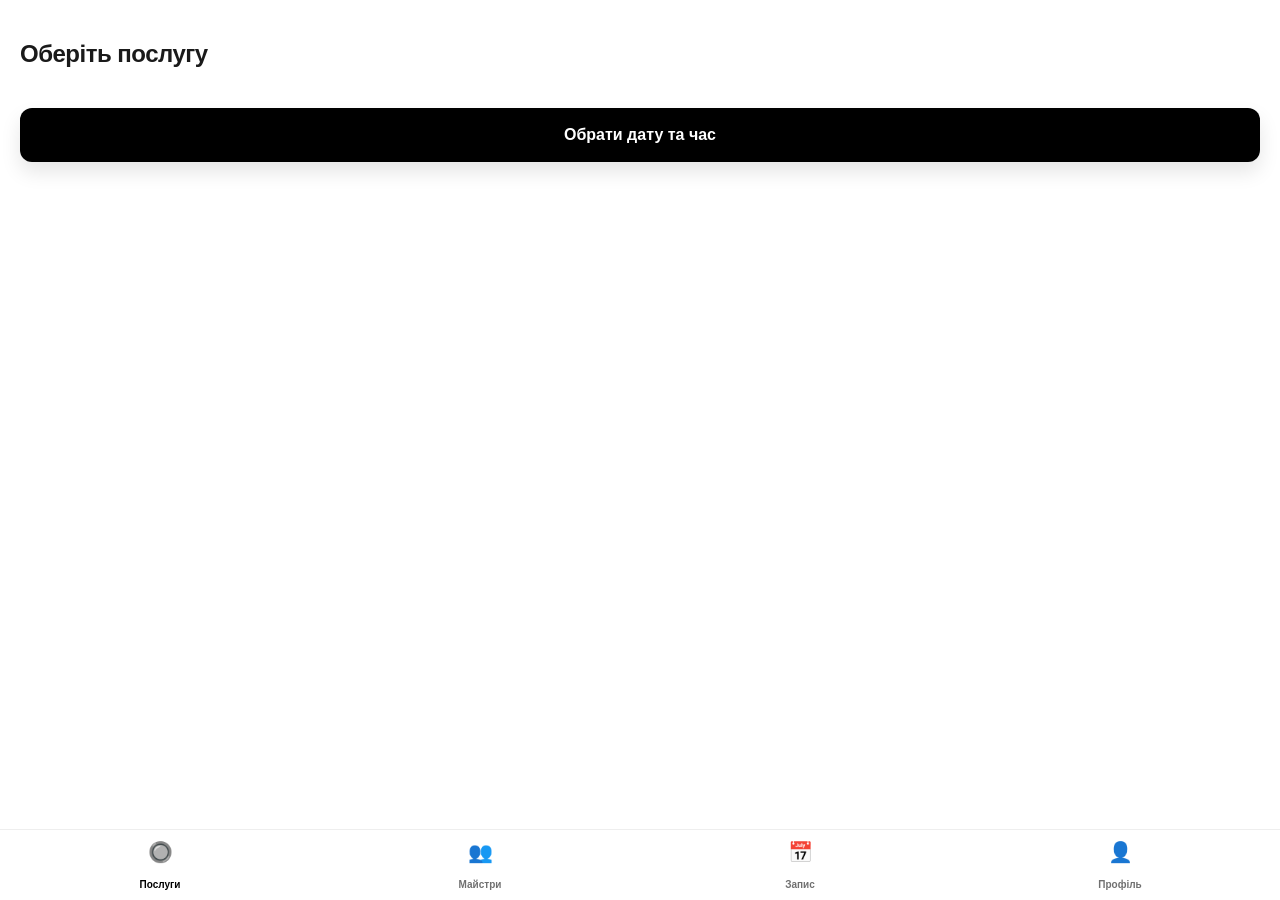
<file: index.html>
<!DOCTYPE html>
<html>
<head>
    <meta charset="UTF-8">
    <meta name="viewport" content="width=device-width, initial-scale=1.0, maximum-scale=1.0, user-scalable=no">
    <link rel="stylesheet" href="style.css">
    <script src="https://telegram.org/js/telegram-web-app.js"></script>
    <script src="script.js" defer></script>
</head>
<body>
    <h2>Оберіть послугу</h2>

    <div id="services">
        <!-- Services will be loaded here dynamically -->
    </div>
    
    <button class="next-btn" onclick="saveServiceAndNext()">Обрати дату та час</button>

    <div class="nav-bar">
        <div class="nav-item active" onclick="location.href='index.html'"><i>🔘</i><br>Послуги</div>
        <div class="nav-item" onclick="location.href='masters.html'"><i>👥</i><br>Майстри</div>
        <div class="nav-item" onclick="location.href='calendar.html'"><i>📅</i><br>Запис</div>
        <div class="nav-item" onclick="location.href='profile.html'"><i>👤</i><br>Профіль</div>
    </div>
</body>
</html>
</file>
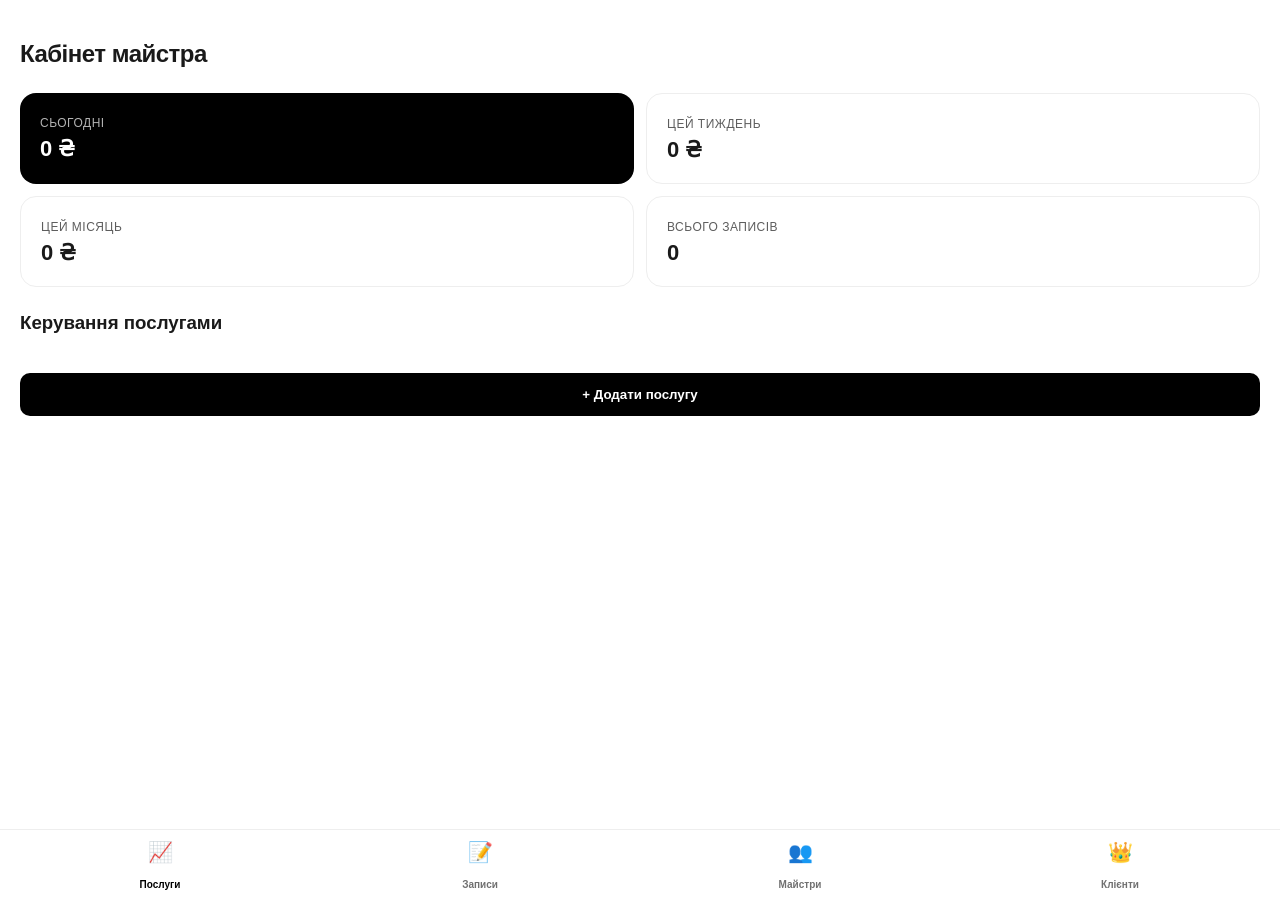
<file: admin.html>
<!DOCTYPE html>
<html>
<head>
    <meta charset="UTF-8">
    <meta name="viewport" content="width=device-width, initial-scale=1.0">
    <link rel="stylesheet" href="style.css">
    <script src="https://telegram.org/js/telegram-web-app.js"></script>
    <script src="script.js" defer></script>
</head>
<body>
    <!-- Секція 1: Аналітика та послуги -->
    <div id="admin-overview">
        <h2>Кабінет майстра</h2>
        <div class="stats-grid">
            <div class="stat-card dark">
                <span class="stat-label">Сьогодні</span>
                <div class="stat-value" id="stats-today">0 ₴</div>
            </div>
            <div class="stat-card">
                <span class="stat-label">Цей тиждень</span>
                <div class="stat-value" id="stats-week">0 ₴</div>
            </div>
            <div class="stat-card">
                <span class="stat-label">Цей місяць</span>
                <div class="stat-value" id="stats-month">0 ₴</div>
            </div>
            <div class="stat-card">
                <span class="stat-label">Всього записів</span>
                <div class="stat-value" id="stats-total">0</div>
            </div>
        </div>

        <h3>Керування послугами</h3>
        <div id="admin-services">
            <!-- Services will be loaded here dynamically -->
        </div>
        <button class="action-btn" onclick="addNewService()" style="background: #000; color: #fff; margin-top: 20px;">+ Додати послугу</button>
    </div>

    <!-- Секція 2: Список записів -->
    <div id="admin-bookings" style="display: none;">
        <h2>Список записів</h2>
        <div id="bookings-container" style="display: flex; flex-direction: column; gap: 10px;">
            <!-- Bookings will be loaded here dynamically -->
        </div>
    </div>
    
    <!-- Секція 3: Майстри -->
    <div id="admin-masters-tab" style="display: none;">
        <h2>Керування майстрами</h2>
        <div id="admin-masters">
            <!-- Masters will be loaded here dynamically -->
        </div>
        <button class="action-btn" onclick="addNewMaster()" style="background: #000; color: #fff; margin-top: 20px;">+ Додати майстра</button>
    </div>

    <!-- Секція 4: Клієнти -->
    <div id="admin-clients-tab" style="display: none;">
        <h2>База клієнтів</h2>
        <div id="admin-clients" style="display: flex; flex-direction: column; gap: 10px;">
            <!-- Clients will be loaded here dynamically -->
        </div>
    </div>

    <div class="nav-bar" style="grid-template-columns: repeat(4, 1fr);">
        <div class="nav-item active" onclick="switchAdminTab('overview')"><i>📈</i><br>Послуги</div>
        <div class="nav-item" onclick="switchAdminTab('bookings')"><i>📝</i><br>Записи</div>
        <div class="nav-item" onclick="switchAdminTab('masters')"><i>👥</i><br>Майстри</div>
        <div class="nav-item" onclick="switchAdminTab('clients')"><i>👑</i><br>Клієнти</div>
    </div>

    <!-- Модальне вікно (Послуги) -->
    <div id="service-modal" class="modal-overlay" style="display: none;">
        <div class="modal-content">
            <h3 id="modal-title">Послуга</h3>
            <input type="hidden" id="edit-service-id">
            <input type="hidden" id="edit-old-name">
            <div class="input-group">
                <label>Назва послуги</label>
                <input type="text" id="modal-name" placeholder="Наприклад: Чоловіча стрижка">
            </div>
            <div class="input-group">
                <label>Ціна (грн)</label>
                <input type="number" id="modal-price" placeholder="500">
            </div>
            <div class="input-group">
                <label>Тривалість (хв)</label>
                <input type="number" id="modal-duration" value="60">
            </div>
            <div style="display: flex; gap: 10px; margin-top: 20px;">
                <button class="action-btn" onclick="saveModalService()" style="background: #000; color: #fff;">Зберегти</button>
                <button class="action-btn" onclick="closeModal()" style="background: #f5f5f5; color: #333;">Скасувати</button>
            </div>
        </div>
    </div>

    <!-- Модальне вікно (Майстри) -->
    <div id="master-modal" class="modal-overlay" style="display: none;">
        <div class="modal-content">
            <h3 id="master-modal-title">Додати майстра</h3>
            <input type="hidden" id="edit-master-id">
            <div class="input-group">
                <label>Ім'я майстра</label>
                <input type="text" id="master-name" placeholder="Анна">
            </div>
            <div class="input-group">
                <label>Спеціалізація</label>
                <input type="text" id="master-specialty" placeholder="Топ-майстер">
            </div>
            <div class="input-group">
                <label>Ник або Telegram ID (@username або 123...)</label>
                <input type="text" id="master-tg-id" placeholder="@username">
            </div>
            <div class="input-group">
                <label>Зарплата (% від послуги)</label>
                <input type="number" id="master-commission" value="50">
            </div>
            <div style="display: flex; gap: 10px; margin-top: 20px;">
                <button class="action-btn" onclick="saveModalMaster()" style="background: #000; color: #fff;">Зберегти</button>
                <button class="action-btn" onclick="closeMasterModal()" style="background: #f5f5f5; color: #333;">Скасувати</button>
            </div>
        </div>
    </div>

    <!-- Toast notification -->
    <div id="toast" style="display: none; position: fixed; bottom: 80px; left: 50%; transform: translateX(-50%); background: rgba(0,0,0,0.8); color: white; padding: 10px 20px; border-radius: 30px; z-index: 2000; font-size: 14px;"></div>

    <!-- Модальне вікно (Клієнти) -->
    <div id="client-modal" class="modal-overlay" style="display: none;">
        <div class="modal-content">
            <h3>Редагувати клієнта</h3>
            <input type="hidden" id="edit-client-id">
            <div class="input-group">
                <label>Ім'я клієнта</label>
                <input type="text" id="client-name-modal" class="input-field">
            </div>
            <div class="input-group">
                <label>Телефон</label>
                <input type="text" id="client-phone-modal" class="input-field">
            </div>
            <div style="display: flex; gap: 10px; margin-top: 20px;">
                <button onclick="saveModalClient()" class="action-btn" style="background: #000; color: #fff; margin-top: 0;">Зберегти</button>
                <button class="action-btn" onclick="closeClientModal()" style="background: #f5f5f5; color: #333; margin-top: 0;">Закрити</button>
            </div>
        </div>
    </div>
    <div id="reschedule-modal" class="modal-overlay" style="display: none;">
        <div class="modal-content">
            <h3>Перенести запис</h3>
            <div class="input-group">
                <label>Нова дата</label>
                <input type="date" id="reschedule-date" class="input-field">
            </div>
            <div class="input-group">
                <label>Новий час</label>
                <input type="time" id="reschedule-time" class="input-field">
            </div>
            <div style="display: flex; gap: 10px; margin-top: 20px;">
                <button id="btn-save-reschedule" class="action-btn" style="background: #000; color: #fff; margin-top: 0;">Зберегти</button>
                <button class="action-btn" onclick="closeRescheduleModal()" style="background: #f5f5f5; color: #333; margin-top: 0;">Закрити</button>
            </div>
        </div>
    </div>

    <style>
        .modal-overlay {
            position: fixed; top: 0; left: 0; width: 100%; height: 100%;
            background: rgba(0,0,0,0.5); z-index: 1000;
            display: flex; align-items: center; justify-content: center;
        }
        .modal-content {
            background: white; width: 90%; max-width: 400px;
            padding: 25px; border-radius: 20px;
            box-shadow: 0 10px 25px rgba(0,0,0,0.1);
        }
        .input-group { margin-bottom: 15px; text-align: left; }
        .input-group label { display: block; font-size: 12px; color: #777; margin-bottom: 5px; font-weight: 700; }
        .input-group input {
            width: 100%; padding: 12px; border: 1px solid #eee;
            border-radius: 10px; font-family: inherit; font-size: 14px;
        }
    </style>
</body>
</html>
</file>
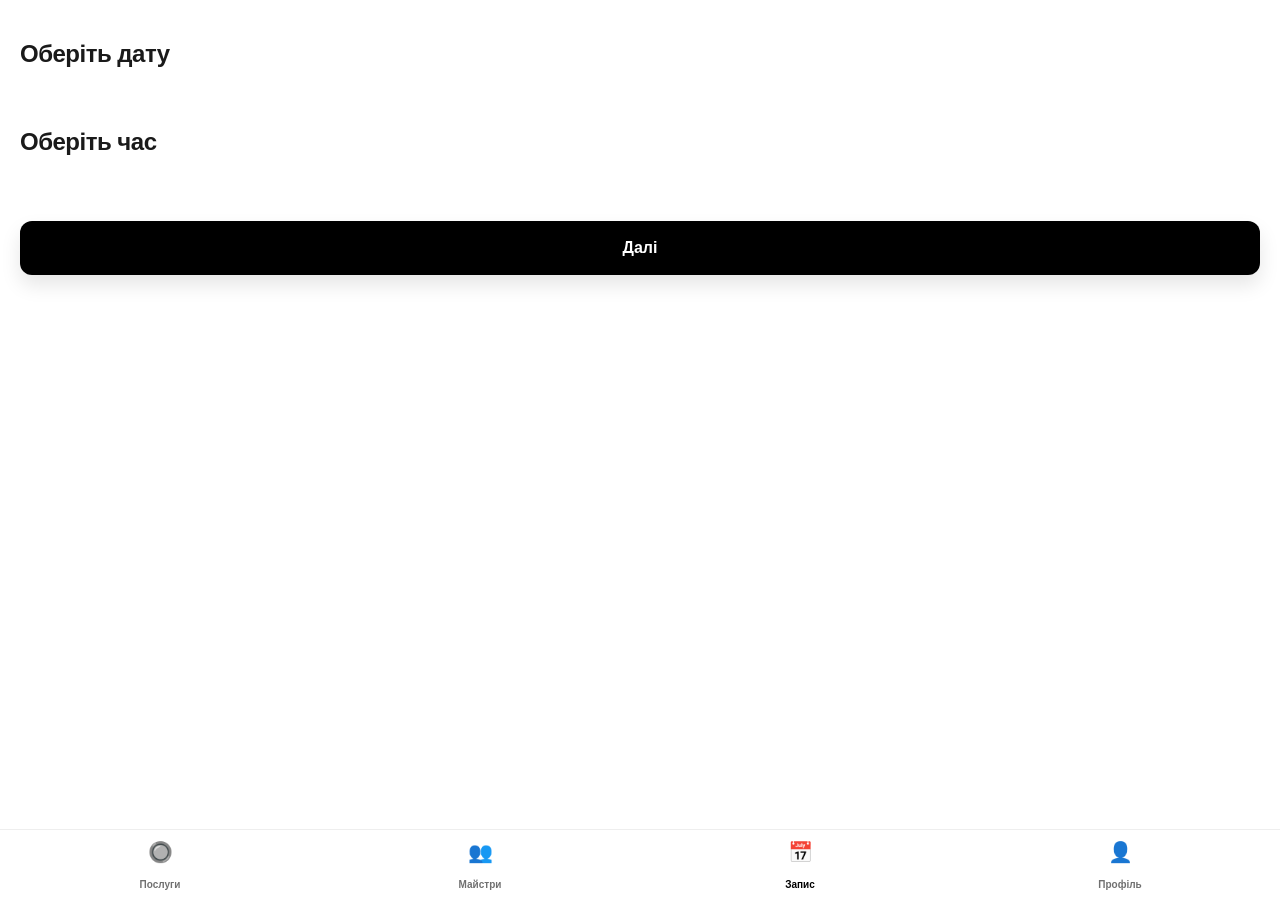
<file: calendar.html>
<!DOCTYPE html>
<html>
<head>
    <meta charset="UTF-8">
    <meta name="viewport" content="width=device-width, initial-scale=1.0, maximum-scale=1.0, user-scalable=no">
    <link rel="stylesheet" href="style.css">
    <script src="https://telegram.org/js/telegram-web-app.js"></script>
    <script src="script.js" defer></script>
</head>
<body>
    <h2>Оберіть дату</h2>
    <div id="date-picker" class="date-scroll">
        <!-- Дати будуть згенеровані через JS -->
    </div>

    <h2>Оберіть час</h2>
    <div id="time-picker" class="time-grid">
        <!-- Час буде згенерований через JS -->
    </div>

    <button class="next-btn" onclick="location.href='confirm.html'">Далі</button>

    <div class="nav-bar">
        <div class="nav-item" onclick="location.href='index.html'"><i>🔘</i><br>Послуги</div>
        <div class="nav-item" onclick="location.href='masters.html'"><i>👥</i><br>Майстри</div>
        <div class="nav-item active" onclick="location.href='calendar.html'"><i>📅</i><br>Запис</div>
        <div class="nav-item" onclick="location.href='profile.html'"><i>👤</i><br>Профіль</div>
    </div>
</body>
</html>
</file>
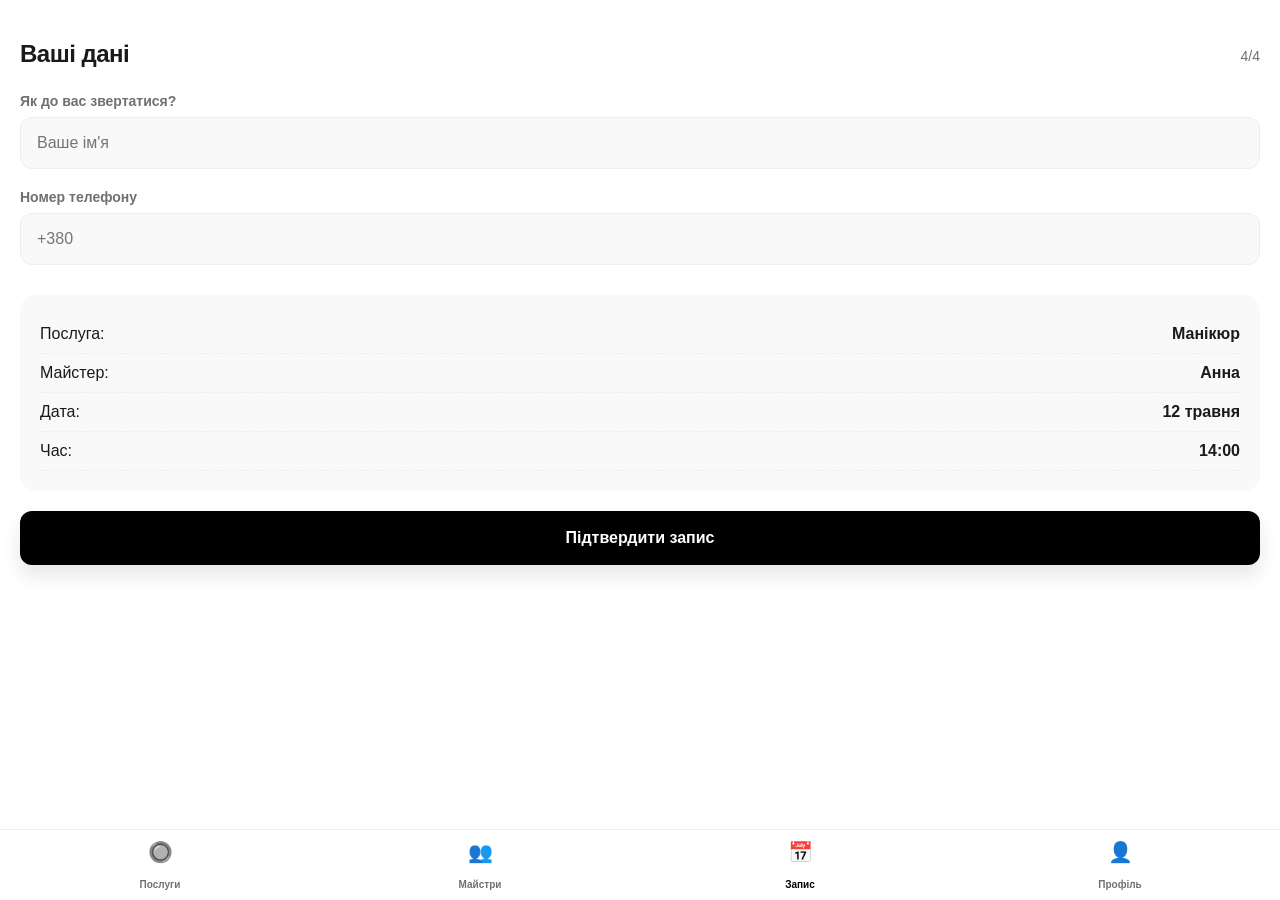
<file: confirm.html>
<!DOCTYPE html>
<html>
<head>
    <meta charset="UTF-8">
    <meta name="viewport" content="width=device-width, initial-scale=1.0">
    <link rel="stylesheet" href="style.css">
    <script src="https://telegram.org/js/telegram-web-app.js"></script>
    <script src="script.js" defer></script>
</head>
<body>
    <div style="display: flex; justify-content: space-between; align-items: center;">
        <h2>Ваші дані</h2>
        <span style="color: var(--text-secondary); font-size: 14px;">4/4</span>
    </div>

    <div class="input-group">
        <label>Як до вас звертатися?</label>
        <input type="text" class="input-field" placeholder="Ваше ім'я">
    </div>

    <div class="input-group">
        <label>Номер телефону</label>
        <input type="tel" class="input-field" placeholder="+380">
    </div>

    <div class="summary-card">
        <div class="summary-item"><span>Послуга:</span> <strong>Манікюр</strong></div>
        <div class="summary-item"><span>Майстер:</span> <strong>Анна</strong></div>
        <div class="summary-item"><span>Дата:</span> <strong>12 травня</strong></div>
        <div class="summary-item"><span>Час:</span> <strong>14:00</strong></div>
    </div>

    <button class="next-btn" onclick="finishBooking()" style="position: relative; bottom: auto; margin-top: 20px;">Підтвердити запис</button>
    <div class="nav-bar">
        <div class="nav-item" onclick="location.href='index.html'"><i>🔘</i><br>Послуги</div>
        <div class="nav-item" onclick="location.href='masters.html'"><i>👥</i><br>Майстри</div>
        <div class="nav-item active" onclick="location.href='calendar.html'"><i>📅</i><br>Запис</div>
        <div class="nav-item" onclick="location.href='profile.html'"><i>👤</i><br>Профіль</div>
    </div>
</body>
</html>
</file>
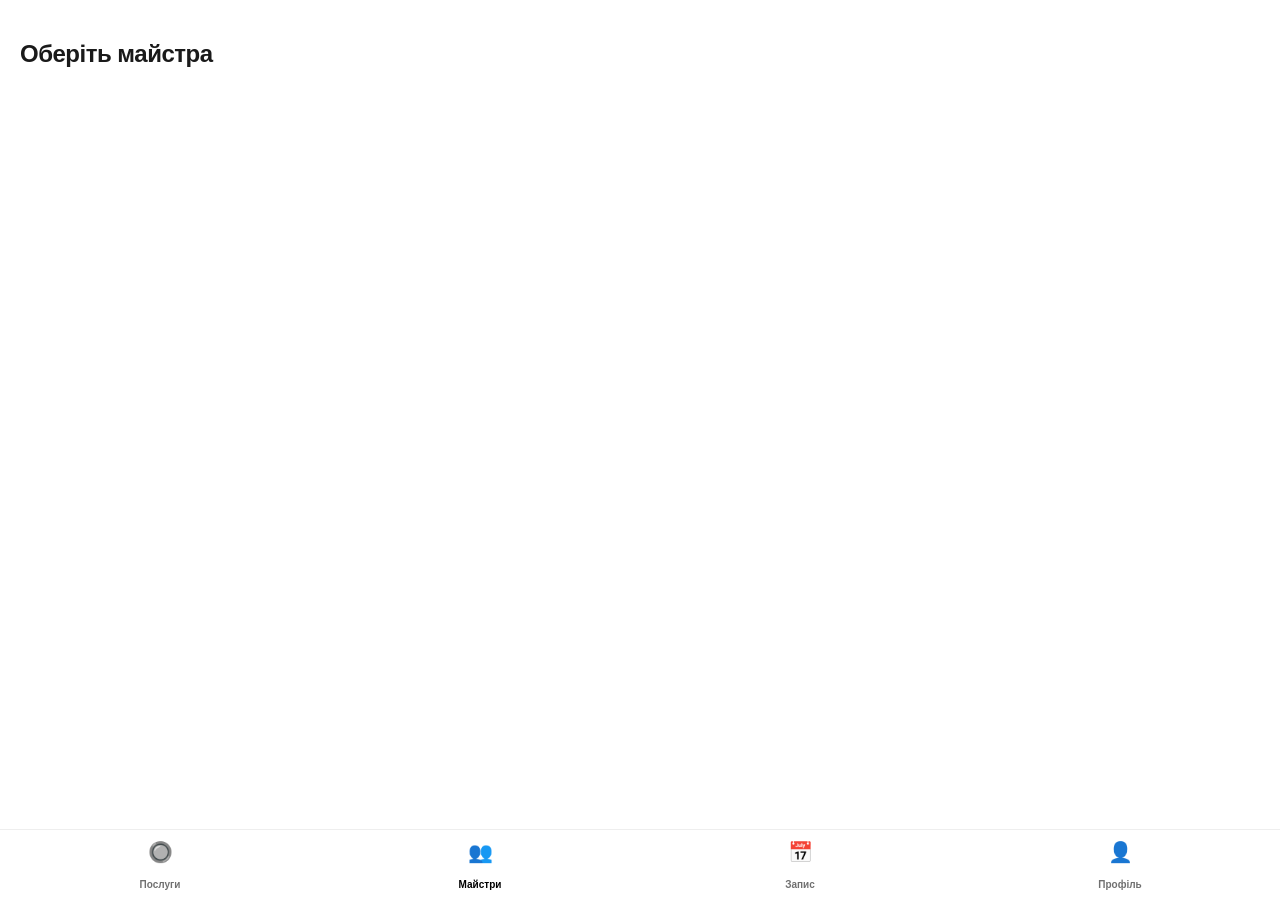
<file: masters.html>
<!DOCTYPE html>
<html>
<head>
    <meta charset="UTF-8">
    <meta name="viewport" content="width=device-width, initial-scale=1.0, maximum-scale=1.0, user-scalable=no">
    <link rel="stylesheet" href="style.css">
    <script src="https://telegram.org/js/telegram-web-app.js"></script>
    <script src="script.js" defer></script>
</head>
<body>
    <h2>Оберіть майстра</h2>

    <div id="masters-list">
        <!-- Masters will be loaded here dynamically -->
    </div>

    <div class="nav-bar">
        <div class="nav-item" onclick="location.href='index.html'"><i>🔘</i><br>Послуги</div>
        <div class="nav-item active" onclick="location.href='masters.html'"><i>👥</i><br>Майстри</div>
        <div class="nav-item" onclick="location.href='calendar.html'"><i>📅</i><br>Запис</div>
        <div class="nav-item" onclick="location.href='profile.html'"><i>👤</i><br>Профіль</div>
    </div>
</body>
</html>
</file>
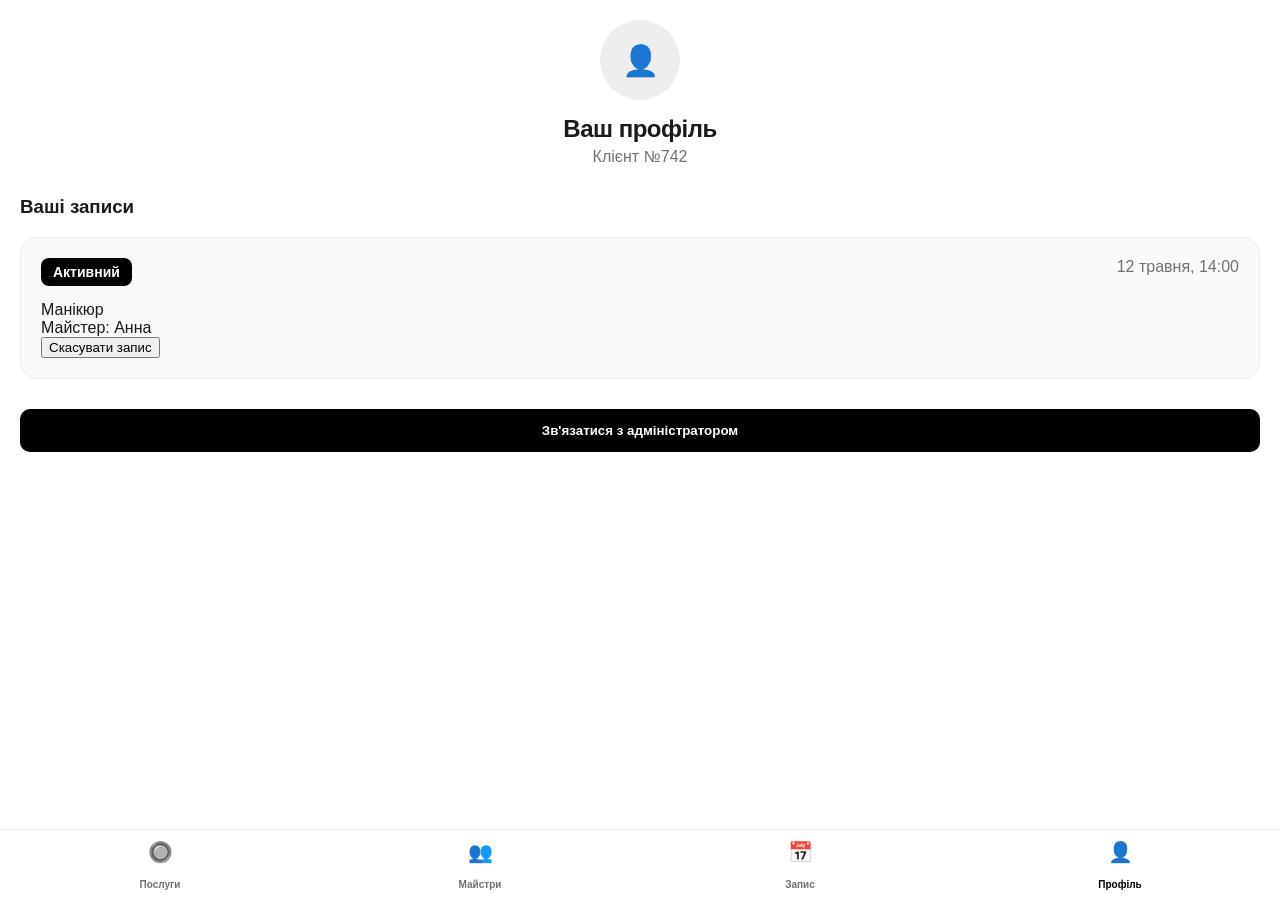
<file: profile.html>
<!DOCTYPE html>
<html>
<head>
    <meta charset="UTF-8">
    <meta name="viewport" content="width=device-width, initial-scale=1.0, maximum-scale=1.0, user-scalable=no">
    <link rel="stylesheet" href="style.css">
    <script src="https://telegram.org/js/telegram-web-app.js"></script>
    <script src="script.js" defer></script>
</head>
<body>
    <div style="text-align: center; margin-bottom: 30px;">
        <div style="width: 80px; height: 80px; background: #eee; border-radius: 50%; margin: 0 auto 15px; display: flex; align-items: center; justify-content: center; font-size: 30px;">👤</div>
        <h2 id="user-name" style="margin: 0;">Ваш профіль</h2>
        <p style="color: var(--text-secondary); margin: 5px 0 0 0;">Клієнт №742</p>
    </div>

    <h3>Ваші записи</h3>
    <div id="user-bookings">
        <div class="summary-card" style="margin-top: 0; border: 1px solid var(--border-color);">
            <div style="display: flex; justify-content: space-between; align-items: flex-start; margin-bottom: 15px;">
                <span class="price-tag">Активний</span>
                <span style="color: var(--text-secondary);">12 травня, 14:00</span>
            </div>
            <div class="booking-title">Манікюр</div>
            <div class="booking-master">Майстер: Анна</div>
            <button class="booking-cancel" onclick="cancelBooking('Ваш запис')">Скасувати запис</button>
        </div>
    </div>

    <button class="action-btn" onclick="contactAdmin()" style="margin-top: 30px; background: #000; color: #fff;">Зв'язатися з адміністратором</button>

    <div class="nav-bar">
        <div class="nav-item" onclick="location.href='index.html'"><i>🔘</i><br>Послуги</div>
        <div class="nav-item" onclick="location.href='masters.html'"><i>👥</i><br>Майстри</div>
        <div class="nav-item" onclick="location.href='calendar.html'"><i>📅</i><br>Запис</div>
        <div class="nav-item active" onclick="location.href='profile.html'"><i>👤</i><br>Профіль</div>
    </div>
</body>
</html>
</file>
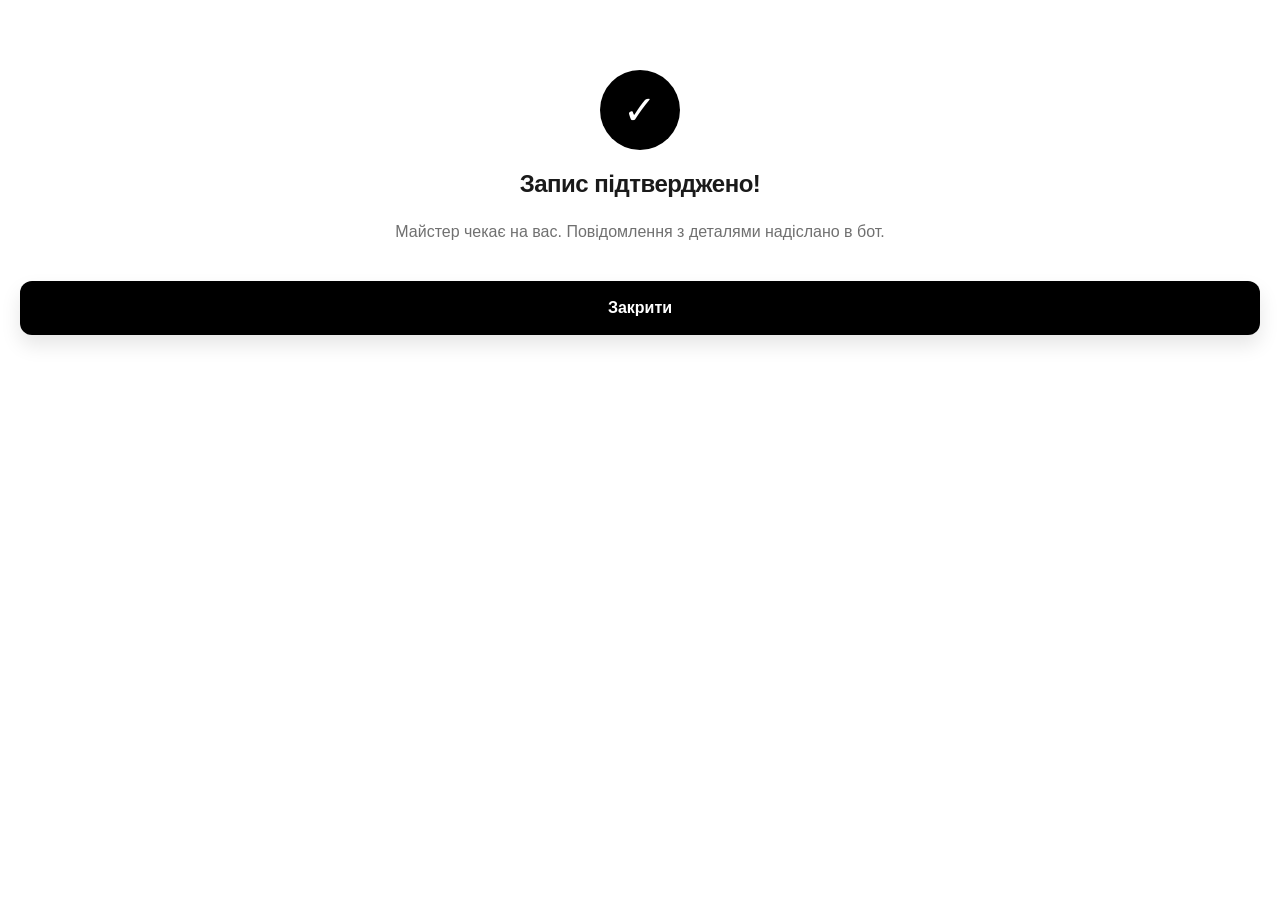
<file: success.html>
<!DOCTYPE html>
<html>
<head>
    <meta charset="UTF-8">
    <meta name="viewport" content="width=device-width, initial-scale=1.0">
    <link rel="stylesheet" href="style.css">
</head>
<body>
    <div class="success-container">
        <div class="success-icon">✓</div>
        <h2>Запис підтверджено!</h2>
        <p style="color: var(--text-secondary);">Майстер чекає на вас. Повідомлення з деталями надіслано в бот.</p>
        
        <button class="next-btn" style="position: static; margin-top: 40px;" onclick="window.close()">Закрити</button>
    </div>
</body>
</html>
</file>
<file: style.css>
:root {
    --accent-color: #000000; /* Глибокий чорний замість фіолетового */
    --bg-color: #ffffff;
    --card-bg: #f9f9f9;
    --text-main: #1a1a1a;
    --text-secondary: #707070;
    --border-color: #eeeeee;
}

body {
    font-family: -apple-system, BlinkMacSystemFont, "Segoe UI", Roboto, sans-serif;
    background-color: var(--bg-color);
    margin: 0;
    padding: 20px;
    padding-bottom: 80px; /* Тільки для панелі навігації */
    color: var(--text-main);
}

h2 { font-size: 24px; font-weight: 800; letter-spacing: -0.5px; margin-bottom: 25px; }

.service-card {
    background: var(--card-bg);
    border: 1px solid var(--border-color);
    border-radius: 12px;
    padding: 16px;
    margin-bottom: 12px;
    display: flex;
    justify-content: space-between;
    align-items: center;
    transition: all 0.2s ease;
    flex-wrap: wrap; /* Allow wrapping on small screens */
    gap: 10px;
    overflow: hidden; /* Prevent child overflow */
}

.service-card:active {
    transform: scale(0.98);
    border-color: var(--accent-color);
}

.service-info {
    flex: 1;
    min-width: 0; /* Important for text wrapping in flexbox */
}

.service-info .name { font-weight: 700; font-size: 17px; display: block; overflow: hidden; text-overflow: ellipsis; white-space: nowrap; }
.service-info .meta { color: var(--text-secondary); font-size: 14px; margin-top: 4px; }
.copy-hint { word-break: break-all; display: inline-block; max-width: 100%; }

.price-tag {
    background: var(--accent-color);
    color: white;
    padding: 6px 12px;
    border-radius: 8px;
    font-weight: 700;
    font-size: 14px;
}

.next-btn {
    display: block;
    width: 100%;
    background: var(--accent-color);
    color: white;
    border: none;
    padding: 18px;
    border-radius: 12px;
    font-size: 16px;
    font-weight: 700;
    margin-top: 40px;
    margin-bottom: 20px;
    box-shadow: 0 10px 20px rgba(0,0,0,0.1);
    box-sizing: border-box;
}

/* Календар у мінімалізмі */
.day.active {
    background: var(--accent-color) !important;
    color: white !important;
    border-radius: 50%;
}

/* Поля введення */
.input-group { margin-bottom: 20px; }
.input-group label { display: block; font-size: 14px; font-weight: 600; margin-bottom: 8px; color: var(--text-secondary); }
.input-field {
    width: 100%;
    padding: 16px;
    border: 1px solid var(--border-color);
    border-radius: 12px;
    font-size: 16px;
    background: var(--card-bg);
    box-sizing: border-box;
}

/* Екран успіху */
.success-container {
    text-align: center;
    padding-top: 50px;
}
.success-icon {
    width: 80px;
    height: 80px;
    background: #000; /* Чорний акцент замість зеленого для стилю */
    color: white;
    border-radius: 50%;
    display: flex;
    align-items: center;
    justify-content: center;
    font-size: 40px;
    margin: 0 auto 20px;
}
.summary-card {
    background: var(--card-bg);
    border-radius: 16px;
    padding: 20px;
    margin-top: 30px;
    text-align: left;
}
.summary-item {
    display: flex;
    justify-content: space-between;
    padding: 10px 0;
    border-bottom: 1px dashed var(--border-color);
}

/* Статистика */
.stats-grid {
    display: grid;
    grid-template-columns: 1fr 1fr;
    gap: 12px;
    margin-bottom: 25px;
}

.stat-card {
    padding: 20px;
    border-radius: 16px;
    border: 1px solid var(--border-color);
}

.stat-card.dark {
    background: #000;
    color: #fff;
    border: none;
}

.stat-value { font-size: 22px; font-weight: 800; margin-top: 5px; }
.stat-label { font-size: 12px; opacity: 0.7; text-transform: uppercase; letter-spacing: 0.5px; }

/* Кнопки дій */
.action-btn {
    width: 100%;
    padding: 14px;
    background: #f0f0f0;
    border: none;
    border-radius: 10px;
    font-weight: 600;
    margin-top: 10px;
    color: #000;
}

/* Нижня панель навігації */
.nav-bar {
    position: fixed;
    bottom: 0;
    left: 0;
    right: 0;
    height: 70px;
    background: #ffffff;
    border-top: 1px solid var(--border-color);
    display: grid;
    grid-template-columns: repeat(4, 1fr);
    align-items: center;
    padding-bottom: env(safe-area-inset-bottom);
    z-index: 1000;
}

.nav-item {
    text-align: center;
    font-size: 10px;
    font-weight: 600;
    color: var(--text-secondary);
    transition: all 0.2s;
    cursor: pointer;
}

.nav-item i {
    font-size: 20px;
    display: block;
    margin-bottom: 4px;
    font-style: normal;
}

.nav-item.active {
    color: var(--accent-color);
}

.nav-item:active {
    transform: scale(0.9);
}

/* Date and Time Pickers */
.date-scroll {
    display: flex;
    overflow-x: auto;
    gap: 10px;
    padding-bottom: 10px;
    margin-bottom: 25px;
    scrollbar-width: none;
}
.date-scroll::-webkit-scrollbar { display: none; }

.date-item {
    min-width: 58px; /* Трохи вужче */
    height: 75px;
    background: var(--card-bg);
    border: 1px solid var(--border-color);
    border-radius: 12px;
    display: flex;
    flex-direction: column;
    align-items: center;
    justify-content: center;
    cursor: pointer;
    flex-shrink: 0;
}
.date-item.active {
    background: #1a1a1a;
    color: white;
    border-color: #1a1a1a;
    box-shadow: 0 4px 10px rgba(0,0,0,0.2);
}
.date-item .day-name { font-size: 11px; opacity: 0.6; margin-bottom: 2px; text-transform: uppercase; }
.date-item .day-num { font-size: 19px; font-weight: 800; }

.time-grid {
    display: grid;
    grid-template-columns: repeat(4, 1fr);
    gap: 8px;
    margin-bottom: 30px;
}

.time-item {
    padding: 12px;
    background: var(--card-bg);
    border: 1px solid var(--border-color);
    border-radius: 10px;
    text-align: center;
    font-weight: 600;
    cursor: pointer;
}
.time-item.active {
    background: var(--accent-color);
    color: white;
    border-color: var(--accent-color);
}
</file>
